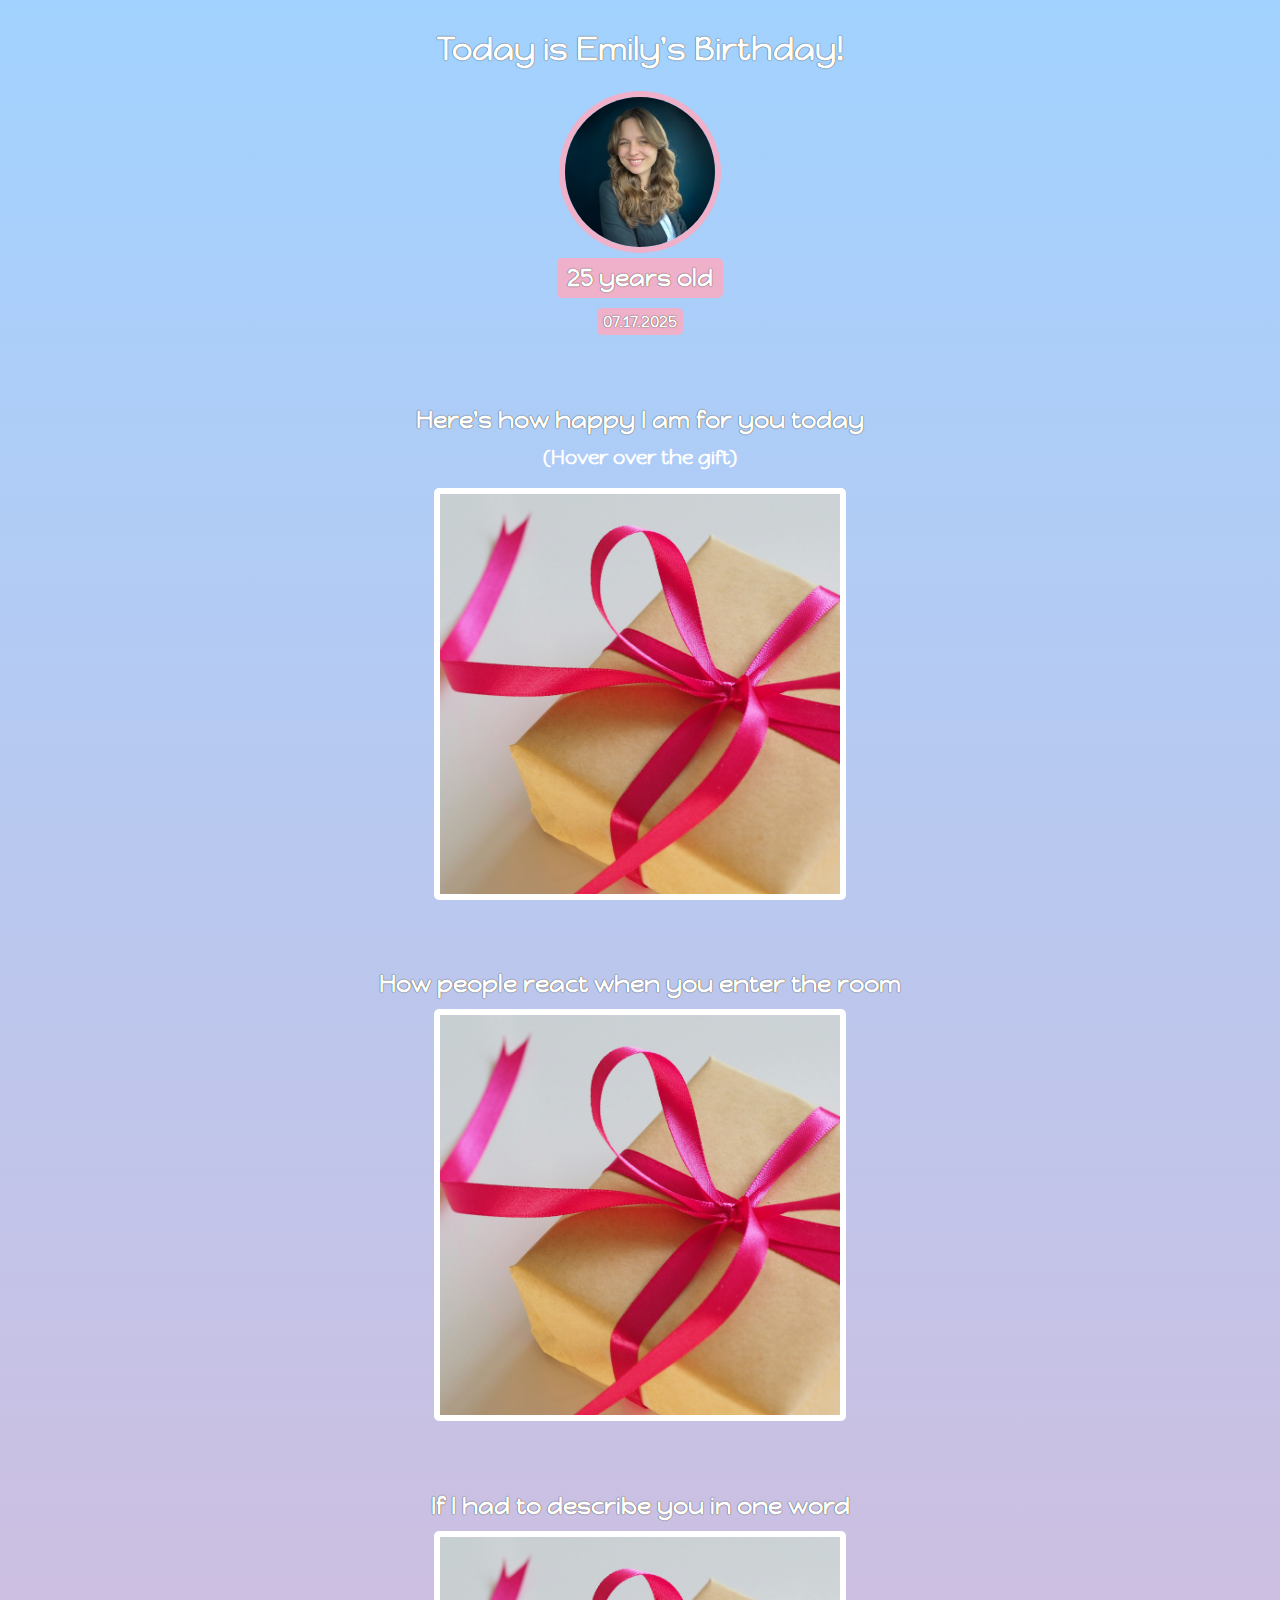
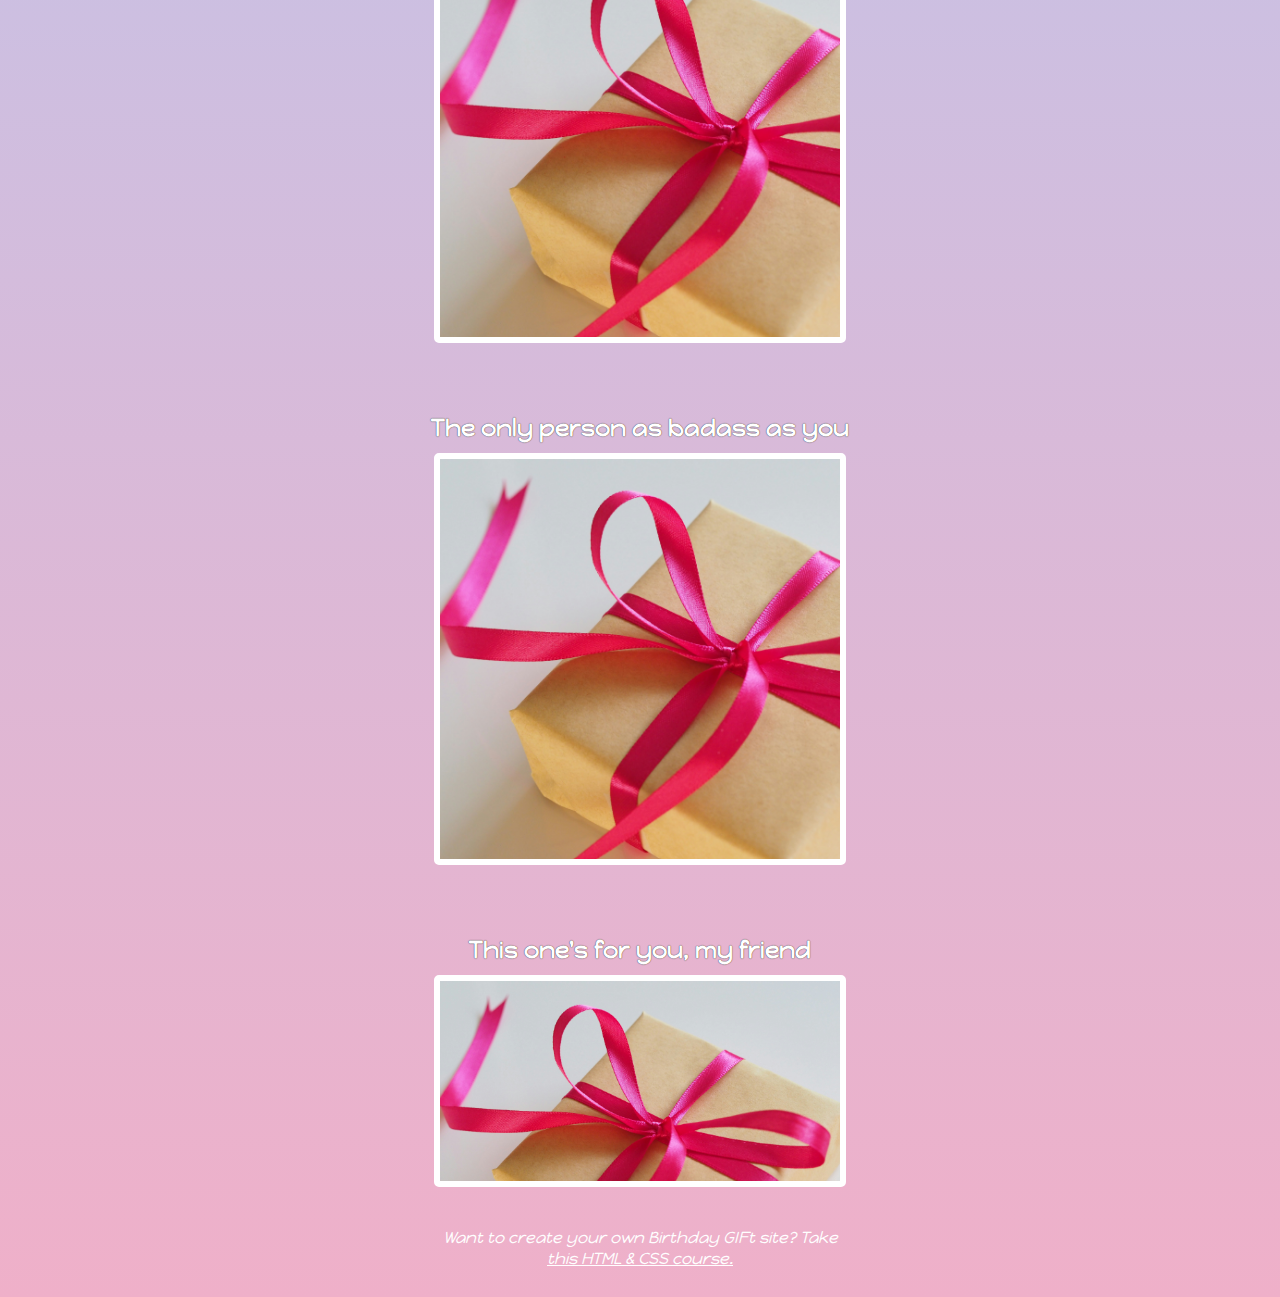
<file: index.html>
<!doctype html>
<html>
    <head>
        <link rel="stylesheet" href="styles.css">
        <link rel="preconnect" href="https://fonts.googleapis.com">
        <link rel="preconnect" href="https://fonts.gstatic.com" crossorigin>
        <link href="https://fonts.googleapis.com/css2?family=Happy+Monkey&display=swap" rel="stylesheet">
    </head>
    <body>
        <div class="header">
            <h1>Today is Emily's Birthday!</h1>
            <img src="emily.jpg" id="birthday-girl">
            <h2 id="bday-age">25 years old</h2>
            <h4 id="bday-date">07.17.2025</h4>
        </div>
        
        <div class="gift-section">
            <h2 class="gift-title">Here's how happy I am for you today</h2>
            <h3 class="gift-hint">(Hover over the gift)</h3>
            <div class="gift-img" id="happy-img"></div>
        </div>
        
        <div class="gift-section">
            <h2 class="gift-title">How people react when you enter the room</h2>
            <div class="gift-img" id="hot-img"></div>
        </div>
        
        <div class="gift-section">
            <h2 class="gift-title">If I had to describe you in one word</h2>
            <div class="gift-img" id="genius-img"></div>
        </div>
        
        <div class="gift-section">
            <h2 class="gift-title">The only person as badass as you</h2>
            <div class="gift-img" id="badass-img"></div>
        </div>

        <div class="gift-section">
            <h2 class="gift-title">This one's for you, my friend</h2>
            <div class="gift-img" id="cheers-img"></div>
        </div>
        <p id="footer">Want to create your own Birthday GIFt site? Take <a href="https://scrimba.com/learn/htmlandcss" target="_blank" id="course-a"><span id="course-span">this HTML & CSS course.</a></p>
    </body>
</html>
</file>
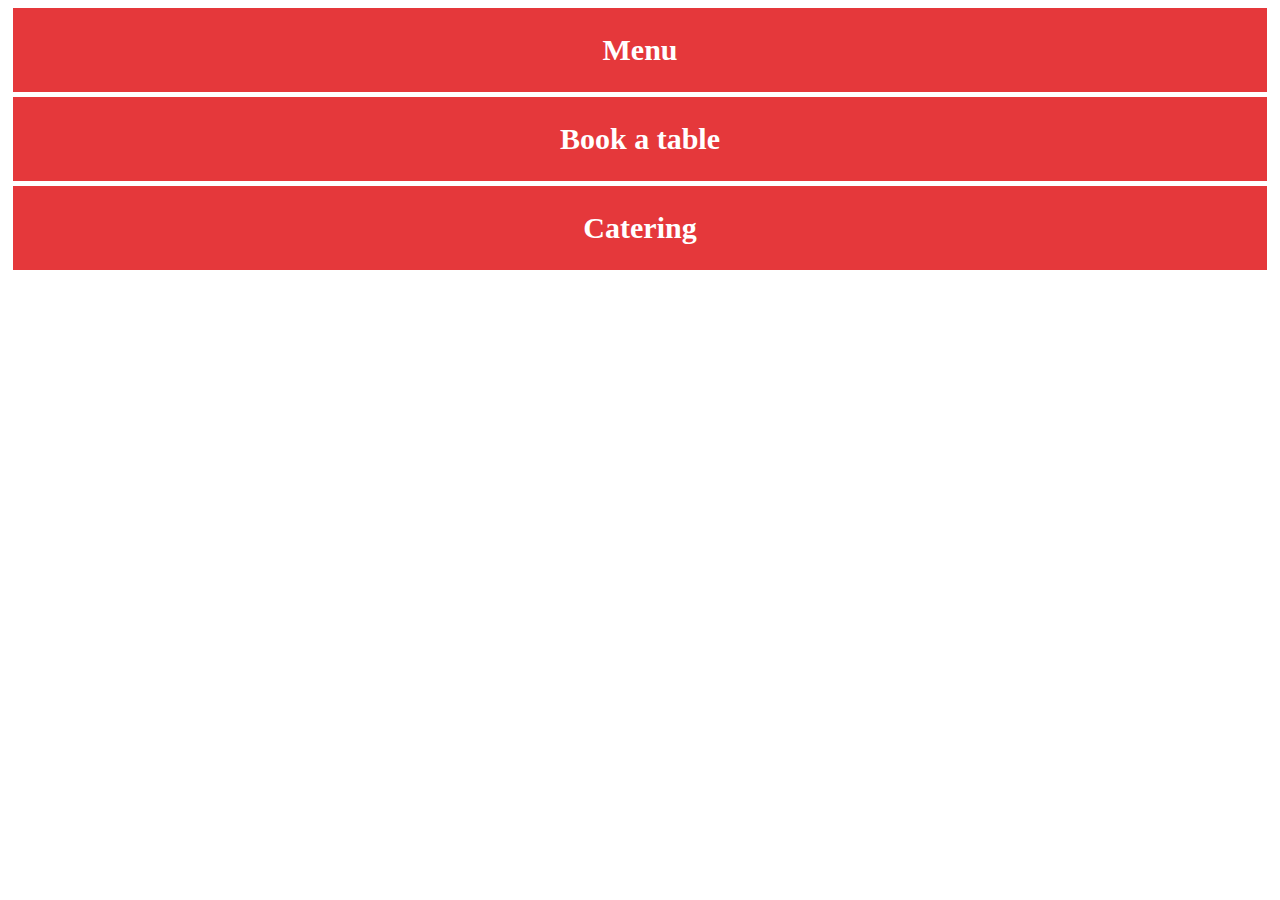
<file: index2.html>
<!DOCTYPE html>
<html>
    <head>
        <link rel="stylesheet" href="styles2.css">
    </head>
    <body>
        <div>Menu</div>
        <div>Book a table</div>
        <div>Catering</div>
    </body>
</html>
</file>
<file: styles.css>
body {
    font-family: "Happy Monkey", system-ui;
    font-weight: 400;
    font-style: normal;
    background: linear-gradient(#a2d2ff, #efb0c9);
    color: #ffffff;
    display: flex;
    flex-direction: column;
}

.header {
    display: flex;
    flex-direction: column;
    align-items: center;
}

h1, h2, h4 {
    text-shadow: 0px 0px 1px black;
}

#birthday-girl {
    border: 6px solid #efb0c9;
    border-radius: 50%;
    width: 150px;
}

#bday-age {
    background: #efb0c9;
    padding: 5px 10px;
    border-radius: 5px;
    margin: 5px 0 10px 0;
}

#bday-date {
    background: #efb0c9;
    padding: 3px 6px;
    border-radius: 5px;
    margin: 0;
}

.gift-section {
    margin-top: 50px;
    display: flex;
    flex-direction: column;
    align-items: center;
}

.gift-img {
    margin: 0 auto;
    background-image: url("gift.jpg");
    background-size: cover;
    width: 400px;
    height: 400px;
    border: 6px solid white;
    border-radius: 5px;
}

#happy-img:hover {
    background-image: url("happy.gif");
}

#hot-img:hover {
    background-image: url("hot.gif");
}

#genius-img:hover {
    background-image: url("genius.gif");
}

#badass-img:hover {
    background-image: url("badass.gif");
}

#cheers-img {
    height: 200px;
}

#cheers-img:hover {
    background-image: url("cheers.gif");
}

.gift-title {
    margin-bottom: 10px;
}

.gift-hint {
    margin-top: 0;
}

#footer {
    text-align: center;
    font-style: italic;
    margin: 40px auto 20px;
    width: 400px;
}

#course-a {
    color: white;
}
</file>
<file: styles2.css>
div {
    text-align: center;
    color: white;
    margin: 5px;
    padding: 25px 0;
    background: #e5383b;
    font-size: 30px;
    font-weight: bold;
}

div:hover {
    background: #ba181b;
    font-size: 40px;
    background-image: url("images/emily.jpg");
    background-size: cover;
    background-position: center;
}
</file>
